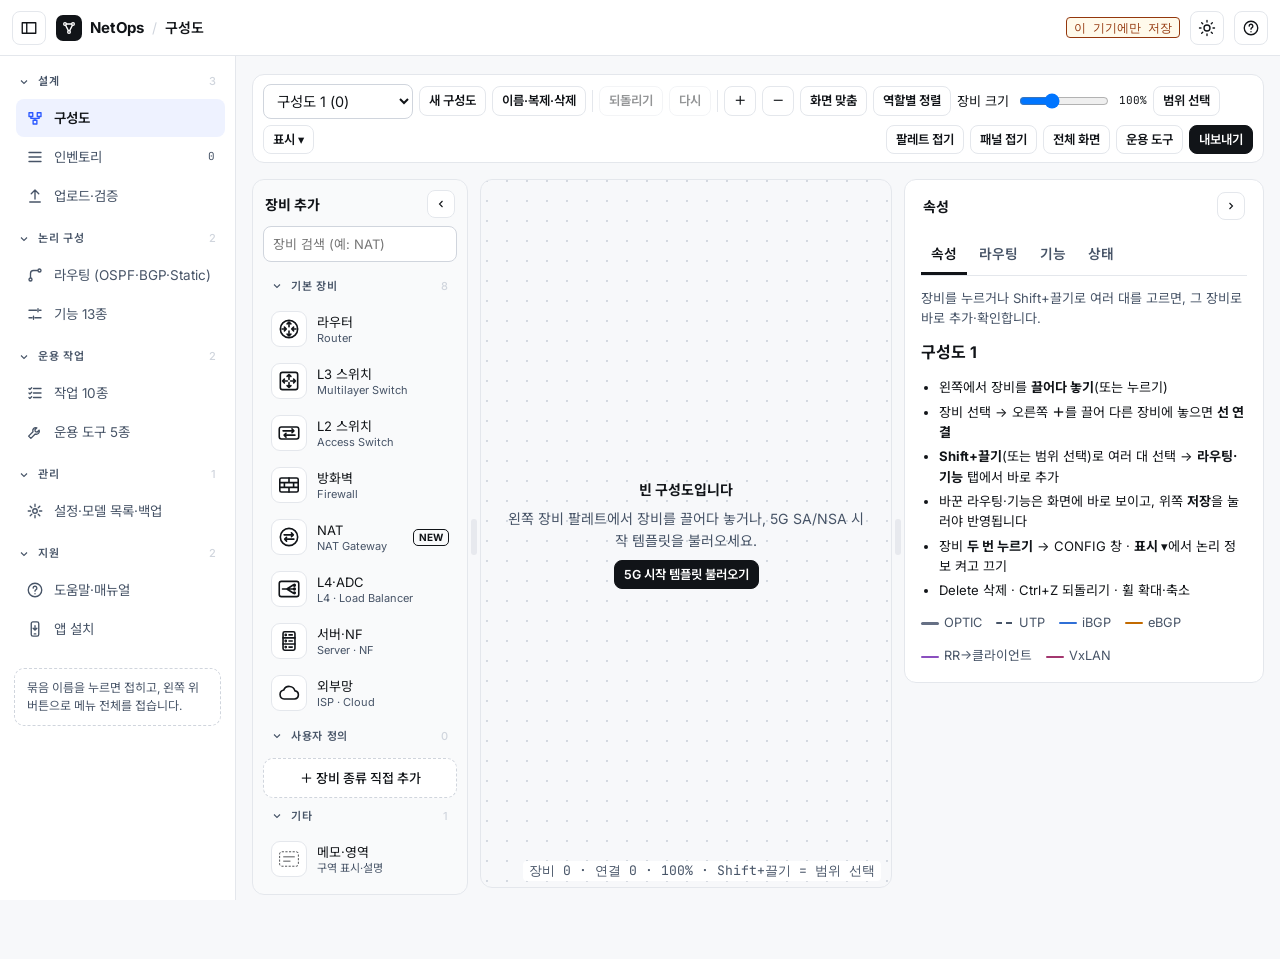
<file: netops/index.html>
<!doctype html>
<html lang="ko">
  <head>
    <meta charset="UTF-8" />
    <meta name="viewport" content="width=device-width, initial-scale=1.0, viewport-fit=cover" />
    <title>NetOps 운용 콘솔</title>
    <meta name="claude:viewport-fit-sides" content="cover">
    <meta name="theme-color" content="#ffffff" />
    <link rel="manifest" href="./manifest.webmanifest" />
    <link rel="icon" href="./icon.svg" type="image/svg+xml" />
    <link rel="apple-touch-icon" href="./icons/apple-touch-icon.png" />
    <meta name="apple-mobile-web-app-capable" content="yes" />
    <meta name="mobile-web-app-capable" content="yes" />
    <meta name="apple-mobile-web-app-title" content="NetOps" />
    <meta name="apple-mobile-web-app-status-bar-style" content="black" />
    <script src="./ui-fix.js"></script>
    <script src="./pwa-install.js" defer></script>
    <link rel="stylesheet" href="https://fonts.googleapis.com/css2?family=Inter:wght@400;500;600;700&family=JetBrains+Mono:wght@400;500;600&family=Noto+Sans+KR:wght@400;500;600;700&display=swap" />
    <script src="./addons.js"></script>
    <script type="module" crossorigin src="./assets/index-DW2jsmQ_.js"></script>
    <link rel="stylesheet" crossorigin href="./assets/index-DSF9U4eg.css">
  </head>
  <body>
    <div id="root"></div>
  </body>
</html>
</file>
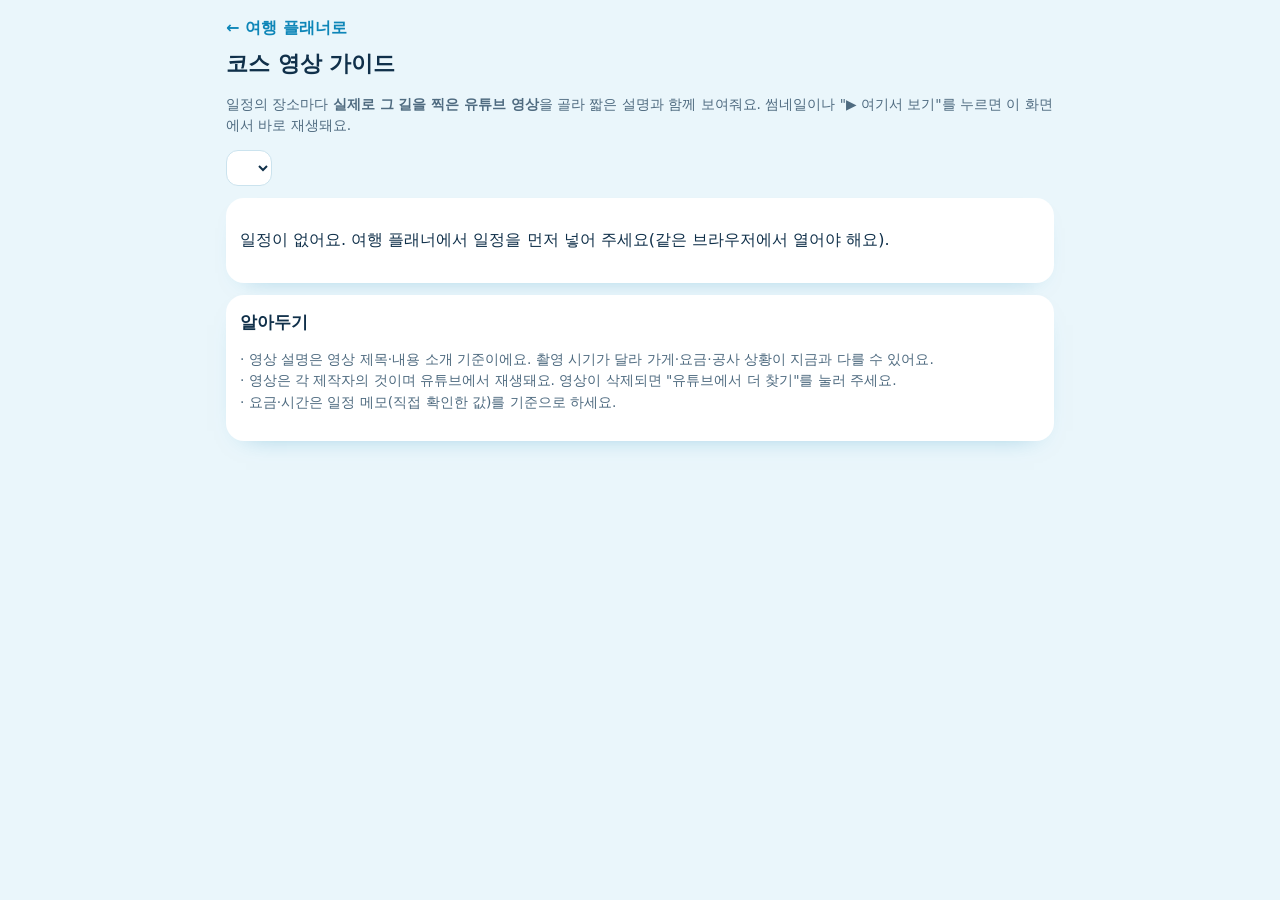
<file: tour.html>
<!doctype html>
<html lang="ko">
<head>
<meta charset="utf-8">
<meta name="viewport" content="width=device-width,initial-scale=1,viewport-fit=cover">
<meta name="color-scheme" content="only light">
<title>코스 영상 가이드</title>
<style>
:root{--bg:#EAF6FB;--fg:#10304A;--muted:#4F6B80;--accent:#0E86B8;--line:#CBE3EE;--card:#fff;--yt:#D62B2B}
*{box-sizing:border-box}
body{margin:0;background:var(--bg);color:var(--fg);font-family:"Noto Sans KR",system-ui,-apple-system,sans-serif;line-height:1.55}
main{max-width:860px;margin:0 auto;padding:16px 16px 60px}
h1{font-size:1.35rem;margin:6px 0 2px}h2{font-size:1.05rem;margin:0}
.muted{color:var(--muted);font-size:.86rem}
a.back{color:var(--accent);font-weight:700;text-decoration:none}
.row{display:flex;gap:8px;flex-wrap:wrap;align-items:center}
select,button,a.btn{font:inherit;font-size:.88rem;padding:8px 12px;border-radius:12px;border:1px solid var(--line);background:#fff;color:var(--fg);cursor:pointer;text-decoration:none;display:inline-flex;align-items:center;gap:6px}
a.btn.yt{background:var(--yt);border-color:var(--yt);color:#fff;font-weight:700}
.stop{background:var(--card);border-radius:18px;padding:14px;margin:12px 0;box-shadow:0 10px 26px -20px rgba(14,134,184,.6)}
.stop .hd{display:flex;gap:10px;align-items:baseline}
.stop .tm{font-weight:800;color:var(--accent);font-variant-numeric:tabular-nums;flex:none}
.stop .nt{font-size:.85rem;color:var(--muted);margin:4px 0 8px}
.tag{font-size:.72rem;font-weight:800;padding:2px 8px;border-radius:99px;background:#FFE7A3;color:#5a4300}
.vid{display:grid;grid-template-columns:150px minmax(0,1fr);gap:10px;padding:10px 0;border-top:1px solid var(--line)}
.vid:first-of-type{border-top:0}
.vid img{width:150px;aspect-ratio:16/9;object-fit:cover;border-radius:10px;background:#d8ebf3;display:block}
.vid b{font-size:.92rem;display:block;overflow-wrap:anywhere}
.vid p{margin:2px 0 6px;font-size:.84rem}
.vid .ch{font-size:.76rem;color:var(--muted)}
.vid .acts{display:flex;gap:6px;flex-wrap:wrap}
.vid .acts button,.vid .acts a{padding:6px 10px;font-size:.8rem}
.embed{grid-column:1/-1}.embed iframe{width:100%;aspect-ratio:16/9;border:0;border-radius:12px}
.more{margin-top:8px}
@media (max-width:520px){.vid{grid-template-columns:110px minmax(0,1fr)}.vid img{width:110px}}
</style>
</head>
<body>
<main>
  <a class="back" href="./">← 여행 플래너로</a>
  <h1 id="ttl">코스 영상 가이드</h1>
  <p class="muted">일정의 장소마다 <b>실제로 그 길을 찍은 유튜브 영상</b>을 골라 짧은 설명과 함께 보여줘요. 썸네일이나 "▶ 여기서 보기"를 누르면 이 화면에서 바로 재생돼요.</p>
  <div class="row"><select id="day" aria-label="날짜"></select><span class="muted" id="sum"></span></div>
  <div id="list"></div>
  <div class="stop"><h2>알아두기</h2><p class="muted">· 영상 설명은 영상 제목·내용 소개 기준이에요. 촬영 시기가 달라 가게·요금·공사 상황이 지금과 다를 수 있어요.<br>· 영상은 각 제작자의 것이며 유튜브에서 재생돼요. 영상이 삭제되면 "유튜브에서 더 찾기"를 눌러 주세요.<br>· 요금·시간은 일정 메모(직접 확인한 값)를 기준으로 하세요.</p></div>
</main>
<script>
(()=>{"use strict";
const $=s=>document.querySelector(s);const esc=v=>String(v==null?"":v).replace(/[&<>"']/g,c=>({"&":"&amp;","<":"&lt;",">":"&gt;",'"':"&quot;","'":"&#39;"}[c]));
let ST={};try{ST=JSON.parse(localStorage.getItem("trip-planner-v1")||"{}")}catch(_){}
const T=ST.trip||{},ITEMS=Array.isArray(ST.items)?ST.items:[];
const WD=["일","월","화","수","목","금","토"];const parseD=s=>{const [y,m,d]=String(s).split("-").map(Number);return new Date(y,m-1,d)};
const dayLabel=s=>{const d=parseD(s);return (d.getMonth()+1)+"/"+d.getDate()+"("+WD[d.getDay()]+")"};
const days=[...new Set(ITEMS.map(i=>i.day).filter(Boolean))].sort();
const qd=new URLSearchParams(location.search).get("day");let DAY=days.includes(qd)?qd:days[0];

/* ===== 장소별 유튜브 영상 (2026-10-25 유튜브 검색으로 확인한 실제 영상) =====
   [정규식(일정 이름), 유튜브 검색어, [영상ID, 영상 제목, 한 줄 설명]...] */
const V=(id,t,d)=>({id,t,d});
const VID=[
 {re:/나리타.*(제1|T1)|成田/,q:"Narita Airport Terminal 1 arrival to train station",v:[
   V("6YZwVlUF0-k","How to Buy a Suica Card at Narita Airport (Step-by-Step)","나리타공항에서 Suica 카드를 사는 과정을 단계별로 보여줘요. 도착 후 역 쪽으로 가는 길도 참고하기 좋아요."),
   V("ocgl2MiXkx8","How to Buy A Welcome Suica Card at Narita Airport Tokyo","여행자용 Welcome Suica 구입 장면. JR 여행서비스센터 창구·발매기 모습을 미리 볼 수 있어요.")]},
 {re:/게이세이.*액세스|アクセス特急/,q:"Narita Airport to Asakusa Keisei Access Express",v:[
   V("J0LJJg_FzJo","How to Get from Narita Airport to Asakusa by Access Express (Step-by-Step Guide)","나리타공항 → 아사쿠사를 액세스 특급으로 가는 전 과정. 개찰구·승강장·행선지 확인 방법까지 일정과 같은 코스예요."),
   V("iHsuZx2a5RY","How to Go: Narita Airport to Asakusa by Keisei Narita Skyaccess using Welcome Suica Card","Welcome Suica로 게이세이 개찰구를 통과해 아사쿠사까지 가는 영상. 승환님 일정(실물 Suica 구입 → 액세스 특급)과 거의 같아요."),
   V("fMbACHQ6_Hc","Tokyo's SECRET Airport Express Train: The Keisei Access Express","액세스 특급이 어떤 열차인지(요금·좌석·장점) 소개. 지정석 없는 일반 객차 분위기를 볼 수 있어요.")]},
 {re:/맡기|코인로커/,q:"Asakusa station luggage storage coin locker",v:[]},
 {re:/아사쿠사\s*→\s*시바마타|타카사고|다카사고/,q:"Keisei Takasago station transfer Kanamachi line Shibamata",v:[
   V("rjSOwmwlPZE","Shibamata, Taisyakuten Temple, Yagiri no Watashi","시바마타역 → 다이샤쿠텐 → 야기리노와타시까지 이 날 오후 코스를 한 번에 훑어보는 영상이에요.")]},
 {re:/참배길|구사당고|당고/,q:"柴又 参道 草だんご 高木屋",v:[
   V("KXQERsbsfL8","Tokyo’s Hidden Old Town 🇯🇵 Walking in Shibamata","시바마타역에서 참배길을 따라 걷는 영상. 쇼와 시대 분위기의 가게 거리 느낌을 미리 볼 수 있어요."),
   V("I1kD6kZA3-E","高木屋老舗 東京下町散歩 柴又帝釈天／寅さんも愛した草だんご（일본어）","일정에 있는 '다카기야 노포'의 구사당고(쑥 경단) 소개 영상. 가게 안과 경단 모양을 볼 수 있어요."),
   V("78R1SwZoXtQ","【Shibamata／Tokyo】A town designated as a Nationally Important Cultural Landscape｜Japan Travel Guide","시바마타 여행 가이드. 참배길·다이샤쿠텐·주변 명소를 설명과 함께 소개해요.")]},
 {re:/다이샤쿠텐|帝釈天|제경사/,q:"Shibamata Taishakuten temple carvings garden",v:[
   V("8Js_z47Ofmk","Taishakuten Temple and Suikeien Garden (Shibamata, Tokyo)","다이샤쿠텐 경내와 유료(400엔) 정원 '스이케이엔'을 보여줘요. 조각 갤러리·정원을 볼지 정할 때 참고하세요."),
   V("SbaRzkb_JX8","Tokyo Day to Night Walk in Shibamata, Japan • 4K HDR","시바마타를 낮부터 저녁까지 걷는 4K 영상. 다이샤쿠텐 주변과 해 질 녘 분위기를 볼 수 있어요.")]},
 {re:/야마모토테이|山本亭/,q:"Yamamoto-tei Shibamata garden",v:[
   V("E-uA7d0Nonw","柴又公園「山本亭」[4K] \"Yamamoto-tei\" in Shibamata Park","야마모토테이 내부와 일본식 정원을 4K로 천천히 보여줘요. 다다미 방에서 정원을 바라보는 느낌 그대로예요."),
   V("BdM6HRXES1E","葛飾柴又「山本亭」Yamamoto-tei residence and garden in Shibamata","저택 건물과 정원 소개 영상이에요.")]},
 {re:/야기리|矢切/,q:"矢切の渡し 乗船",v:[
   V("18MJBIW-CKc","江戸川で唯一現存する渡し船「矢切の渡し」に乗ってみる（2023年3月下旬）（일본어）","에도가와에 하나 남은 나룻배 '야기리노와타시'를 실제로 타 보는 영상. 타는 곳·배 안·강 풍경을 볼 수 있어요."),
   V("DDqYK6bMPO8","【矢切の渡し】Nostalgic Yagiri no Watashi","나룻배의 옛 정취를 담은 짧은 소개 영상이에요.")]},
 {re:/시바마타\s*→\s*아사쿠사/,q:"Shibamata to Asakusa train",v:[]},
 {re:/가미나리몬|나카미세|센소지|雷門|浅草寺/,q:"Asakusa Kaminarimon Nakamise Sensoji evening walk",v:[
   V("6aLocq0F0FU","MUST VISIT Kaminarimon Gate Which Opens to Nakamise Street in ASAKUSA!","가미나리몬에서 나카미세 거리로 들어가는 길을 보여줘요. 큰 붉은 등불 앞 사진 위치를 미리 볼 수 있어요."),
   V("vJnpdqx-9xI","Tokyo Asakusa Evening & Night Walk 浅草","해 질 녘부터 밤까지 아사쿠사를 걷는 영상. 일정(17:15, 일몰 무렵)과 같은 시간대 분위기예요."),
   V("LfiJSdEewPo","[4K] NIGHT WALK in ASAKUSA 💛 Senso-ji Temple, Nakamise-dori St, Tokyo Sky Tree","조명이 켜진 센소지·나카미세·스카이트리 야경을 4K로 보여줘요.")]},
 {re:/돈키호테|ドン・キホーテ/,q:"Don Quijote Asakusa",v:[
   V("XDJf0MZE9hM","Inside Don Quijote Asakusa, Japan (quick walk-through/tour)","아사쿠사 돈키호테 매장 안을 빠르게 둘러보는 영상. ※ 승환님이 가실 '에키미세점(2026년 6월 개점)'이 아닌 다른 아사쿠사 지점일 수 있어요. 매장 분위기만 참고하세요.")]},
 {re:/저녁|라멘|덮밥/,q:"Asakusa dinner ramen local restaurant",v:[
   V("5R6Y2lsROsU","Street Food Tour in Asakusa, Japan (Nakamise Dori, Hoppy Dori, Denboin Dori)/浅草の食べ歩き","나카미세·홋피 거리·덴보인 거리의 먹거리를 차례로 맛보는 영상. 저녁 메뉴 고를 때 참고하세요.")]},
 {re:/사기노미야|鷺ノ宮|짐 찾기/,q:"Saginomiya station Seibu Shinjuku line",v:[
   V("l-zTNK-tv1c","⁴ᴷ Tokyo: Saginomiya Station (鷺ノ宮駅) - Japan Walking Tour (March, 2023)","숙소가 있는 사기노미야역 주변을 걷는 4K 영상. 밤에 캐리어 끌고 갈 길을 미리 익혀 두기 좋아요."),
   V("3kUKHsFk8vM","Seibu Shinjuku Line ● 西武新宿線","마지막으로 갈아탈 세이부신주쿠선 열차·역 모습을 볼 수 있어요.")]},
];
/* 일정에 없던 근처 먹거리·명소 (해당 지역 일정이 있으면 표시) */
const EXTRA=[
 {area:/아사쿠사|가미나리몬|센소지/,title:"닌교야키 (기무라야 본점)",note:"아사쿠사에서 가장 오래된 닌교야키(인형 모양 카스텔라) 가게 · 센소지 옆",q:"木村家 人形焼 浅草",v:[V("pE7IVEfpSrs","Japanese Street Food - Kimura Ningyo Yaki - Asakusa Tokyo","기무라야 본점에서 닌교야키를 굽는 모습. 가게 위치와 맛보는 장면이 나와요.")]},
 {area:/아사쿠사|가미나리몬|센소지/,title:"아사쿠사 문화관광센터 8층 전망대",note:"가미나리몬 맞은편 · 무료 · 9:00~22:00 · 나카미세와 스카이트리 야경",q:"Asakusa Culture Tourist Information Center observation deck",v:[V("vICTepds9qc","Beautiful Asakusa View for Free at Asakusa Culture Tourist Information Center","무료 전망대에서 내려다본 나카미세와 스카이트리 풍경을 보여줘요."),V("AzJjZNotdd0","Tokyo, Japan - Asakusa Culture Tourist Information Center Observation Deck","전망대로 올라가는 길과 테라스 모습이에요.")]},
 {area:/저녁|아사쿠사/,title:"홋피 거리 (이자카야 골목)",note:"모츠니(곱창 조림)와 홋피 음료로 유명한 골목 · 저녁 장소 후보",q:"Hoppy Street Asakusa",v:[V("EGxMBab0Pzc","Tokyo Walk - Hoppy Street in Asakusa (浅草 ホッピー通り)","홋피 거리를 걸으며 가게들과 분위기를 보여줘요."),V("Y-e9CG0m6js","[4K] Asakusa at Night: Tokyo's Silent Temple Turns Into Retro Drinking Alleys","조용해진 밤의 센소지와 레트로 술집 골목을 4K로 걷는 영상이에요.")]},
 {area:/시바마타|柴又/,title:"시바마타 해 질 녘 산책",note:"참배길·다이샤쿠텐 주변의 저녁 분위기",q:"Shibamata evening walk",v:[V("ViGuawqpoyI","Evening walk in Tokyo , Shibamata - Japan (Relaxing Music) 4K","시바마타의 저녁 산책 영상. 조용한 옛 동네 분위기를 느낄 수 있어요.")]},
];
const ytS=q=>"https://www.youtube.com/results?search_query="+encodeURIComponent(q);
function vidHTML(v,key){return `<div class="vid" id="v-${key}"><a href="https://www.youtube.com/watch?v=${v.id}" target="_blank" rel="noopener" data-play="${v.id}" data-key="${key}" aria-label="${esc(v.t)} 재생"><img src="https://i.ytimg.com/vi/${v.id}/mqdefault.jpg" alt="" loading="lazy"></a>
  <div><b>${esc(v.t)}</b><p>${esc(v.d)}</p><div class="acts"><button data-play="${v.id}" data-key="${key}">▶ 여기서 보기</button><a class="btn" href="https://www.youtube.com/watch?v=${v.id}" target="_blank" rel="noopener">유튜브 앱으로</a></div></div></div>`}
const short=s=>{s=String(s||"").replace(/\((?:[^()]*(?:LIVE JAPAN|GO TOKYO|에키탄|tripmate|루루부|GOOD LUCK TRIP|사용자)[^()]*)\)/g,"").replace(/\s+/g," ").trim();return s.length>110?s.slice(0,108)+"…":s};
function render(){
  const list=ITEMS.filter(i=>i.day===DAY).sort((a,b)=>(a.time||"99:99").localeCompare(b.time||"99:99")||(a.createdAt||0)-(b.createdAt||0));
  $("#ttl").textContent=`${T.city||T.cityEn||"여행"} ${dayLabel(DAY)} 코스 영상 가이드`;
  let n=0,html="";const shown=new Set(),usedX=new Set();
  list.forEach((it,i)=>{const hit=VID.find(x=>x.re.test(it.title))||VID.find(x=>x.re.test(it.note||""));
    const vs=hit?hit.v.filter(v=>!shown.has(v.id)):[];vs.forEach(v=>shown.add(v.id));n+=vs.length;
    const q=hit?hit.q:`${it.title} ${T.cityEn||T.city||""}`;
    html+=`<section class="stop"><div class="hd"><span class="tm">${esc(it.time||"--:--")}</span><h2>${esc(it.title)}</h2></div>${it.note?`<p class="nt">${esc(short(it.note))}</p>`:""}
      ${vs.map((v,k)=>vidHTML(v,i+"-"+k)).join("")||`<p class="muted">이 구간을 딱 맞게 담은 영상은 찾지 못했어요. 아래 검색으로 비슷한 영상을 볼 수 있어요.</p>`}
      <div class="more"><a class="btn yt" href="${ytS(q)}" target="_blank" rel="noopener">🔎 유튜브에서 더 찾기</a></div></section>`;
    const txt=it.title+" "+(it.note||"");EXTRA.forEach((e,j)=>{if(usedX.has(j)||!e.area.test(txt)||!/명소|맛집|쇼핑/.test(it.kind||""))return;usedX.add(j);n+=e.v.length;
      html+=`<section class="stop"><div class="hd"><span class="tag">추가 추천</span><h2>${esc(e.title)}</h2></div><p class="nt">${esc(e.note)}</p>${e.v.map((v,k)=>vidHTML(v,"x"+j+"-"+k)).join("")}<div class="more"><a class="btn yt" href="${ytS(e.q)}" target="_blank" rel="noopener">🔎 유튜브에서 더 찾기</a></div></section>`})});
  $("#list").innerHTML=html||`<div class="stop"><p>이 날 일정이 없어요.</p></div>`;
  $("#sum").textContent=list.length?`장소 ${list.length}곳 · 추천 영상 ${n}개`:"";}
document.addEventListener("click",e=>{const b=e.target.closest("[data-play]");if(!b)return;e.preventDefault();const box=document.getElementById("v-"+b.dataset.key);if(!box)return;
  const ex=box.querySelector(".embed");if(ex){ex.remove();return}document.querySelectorAll(".embed").forEach(x=>x.remove());
  const d=document.createElement("div");d.className="embed";d.innerHTML=`<iframe src="https://www.youtube-nocookie.com/embed/${b.dataset.play}?autoplay=1&playsinline=1&rel=0" title="유튜브 영상" allow="autoplay; encrypted-media; picture-in-picture; fullscreen" allowfullscreen></iframe>`;box.appendChild(d);d.scrollIntoView({behavior:"smooth",block:"center"})});
$("#day").innerHTML=days.map(d=>`<option value="${d}" ${d===DAY?"selected":""}>${dayLabel(d)}</option>`).join("");
$("#day").onchange=e=>{DAY=e.target.value;history.replaceState(null,"","?day="+DAY);render()};
if(!days.length){$("#list").innerHTML=`<div class="stop"><p>일정이 없어요. 여행 플래너에서 일정을 먼저 넣어 주세요(같은 브라우저에서 열어야 해요).</p></div>`;return}
render();
})();
</script>
</body>
</html>
</file>
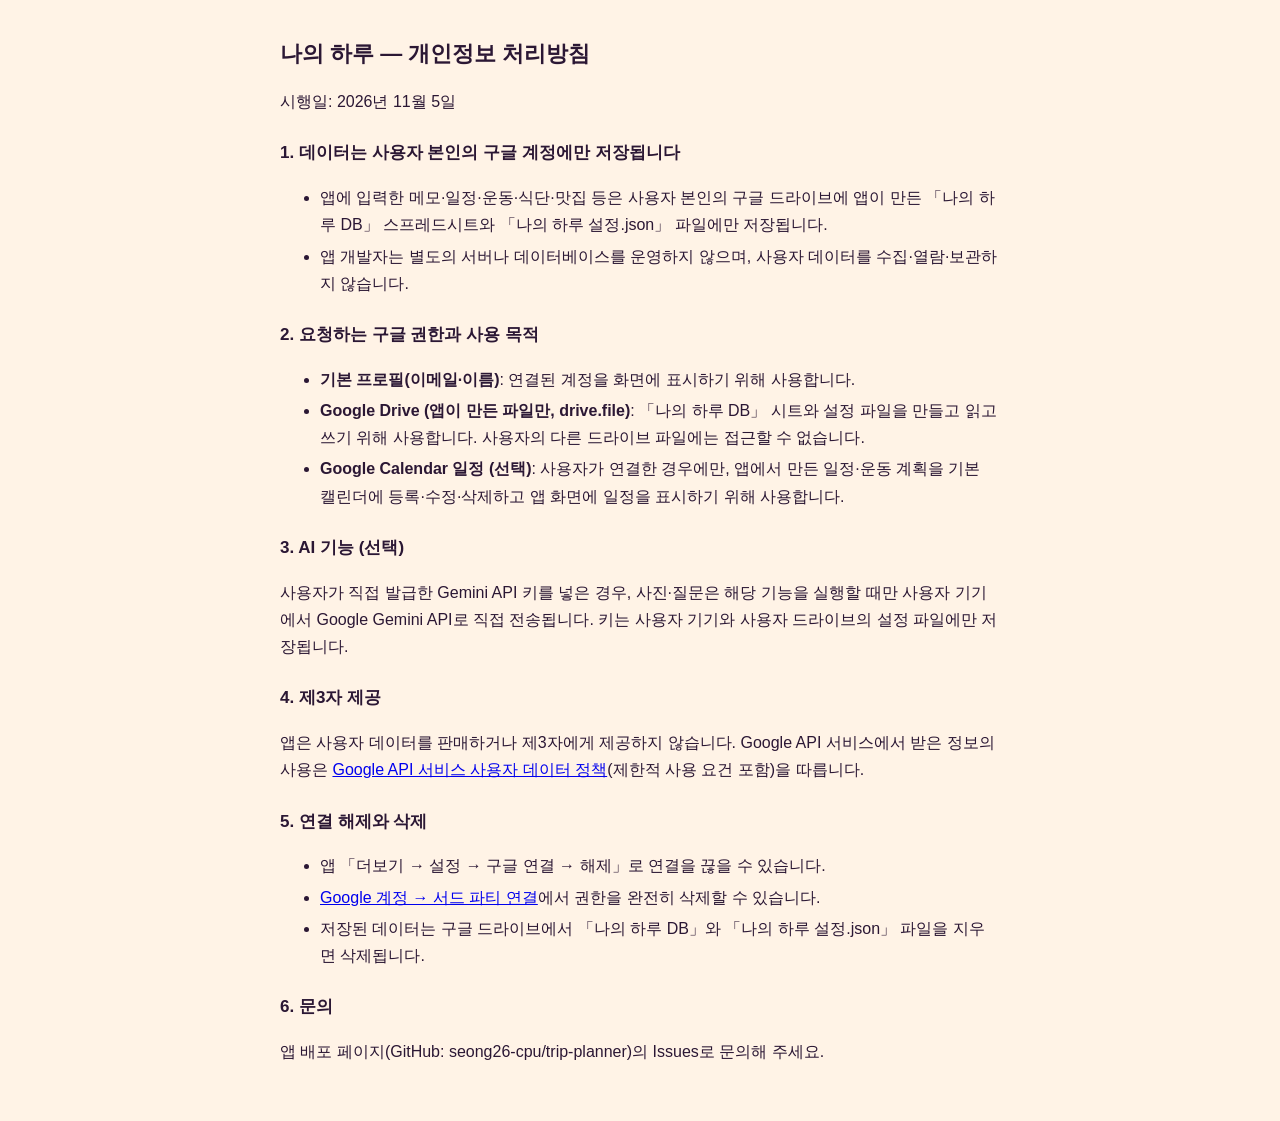
<file: life/privacy.html>
<!doctype html>
<html lang="ko"><head><meta charset="utf-8"><meta name="viewport" content="width=device-width,initial-scale=1">
<title>나의 하루 개인정보 처리방침</title>
<style>body{font-family:-apple-system,"Apple SD Gothic Neo","Malgun Gothic",sans-serif;max-width:720px;margin:0 auto;padding:20px 16px 40px;line-height:1.7;color:#2B1734;background:#FFF3E6}h1{font-size:22px}h2{font-size:17px;margin-top:24px}li{margin:4px 0}</style></head>
<body>
<h1>나의 하루 — 개인정보 처리방침</h1>
<p>시행일: 2026년 11월 5일</p>
<h2>1. 데이터는 사용자 본인의 구글 계정에만 저장됩니다</h2>
<ul>
<li>앱에 입력한 메모·일정·운동·식단·맛집 등은 사용자 본인의 구글 드라이브에 앱이 만든 「나의 하루 DB」 스프레드시트와 「나의 하루 설정.json」 파일에만 저장됩니다.</li>
<li>앱 개발자는 별도의 서버나 데이터베이스를 운영하지 않으며, 사용자 데이터를 수집·열람·보관하지 않습니다.</li>
</ul>
<h2>2. 요청하는 구글 권한과 사용 목적</h2>
<ul>
<li><b>기본 프로필(이메일·이름)</b>: 연결된 계정을 화면에 표시하기 위해 사용합니다.</li>
<li><b>Google Drive (앱이 만든 파일만, drive.file)</b>: 「나의 하루 DB」 시트와 설정 파일을 만들고 읽고 쓰기 위해 사용합니다. 사용자의 다른 드라이브 파일에는 접근할 수 없습니다.</li>
<li><b>Google Calendar 일정 (선택)</b>: 사용자가 연결한 경우에만, 앱에서 만든 일정·운동 계획을 기본 캘린더에 등록·수정·삭제하고 앱 화면에 일정을 표시하기 위해 사용합니다.</li>
</ul>
<h2>3. AI 기능 (선택)</h2>
<p>사용자가 직접 발급한 Gemini API 키를 넣은 경우, 사진·질문은 해당 기능을 실행할 때만 사용자 기기에서 Google Gemini API로 직접 전송됩니다. 키는 사용자 기기와 사용자 드라이브의 설정 파일에만 저장됩니다.</p>
<h2>4. 제3자 제공</h2>
<p>앱은 사용자 데이터를 판매하거나 제3자에게 제공하지 않습니다. Google API 서비스에서 받은 정보의 사용은 <a href="https://developers.google.com/terms/api-services-user-data-policy">Google API 서비스 사용자 데이터 정책</a>(제한적 사용 요건 포함)을 따릅니다.</p>
<h2>5. 연결 해제와 삭제</h2>
<ul>
<li>앱 「더보기 → 설정 → 구글 연결 → 해제」로 연결을 끊을 수 있습니다.</li>
<li><a href="https://myaccount.google.com/connections">Google 계정 → 서드 파티 연결</a>에서 권한을 완전히 삭제할 수 있습니다.</li>
<li>저장된 데이터는 구글 드라이브에서 「나의 하루 DB」와 「나의 하루 설정.json」 파일을 지우면 삭제됩니다.</li>
</ul>
<h2>6. 문의</h2>
<p>앱 배포 페이지(GitHub: seong26-cpu/trip-planner)의 Issues로 문의해 주세요.</p>
</body></html>
</file>
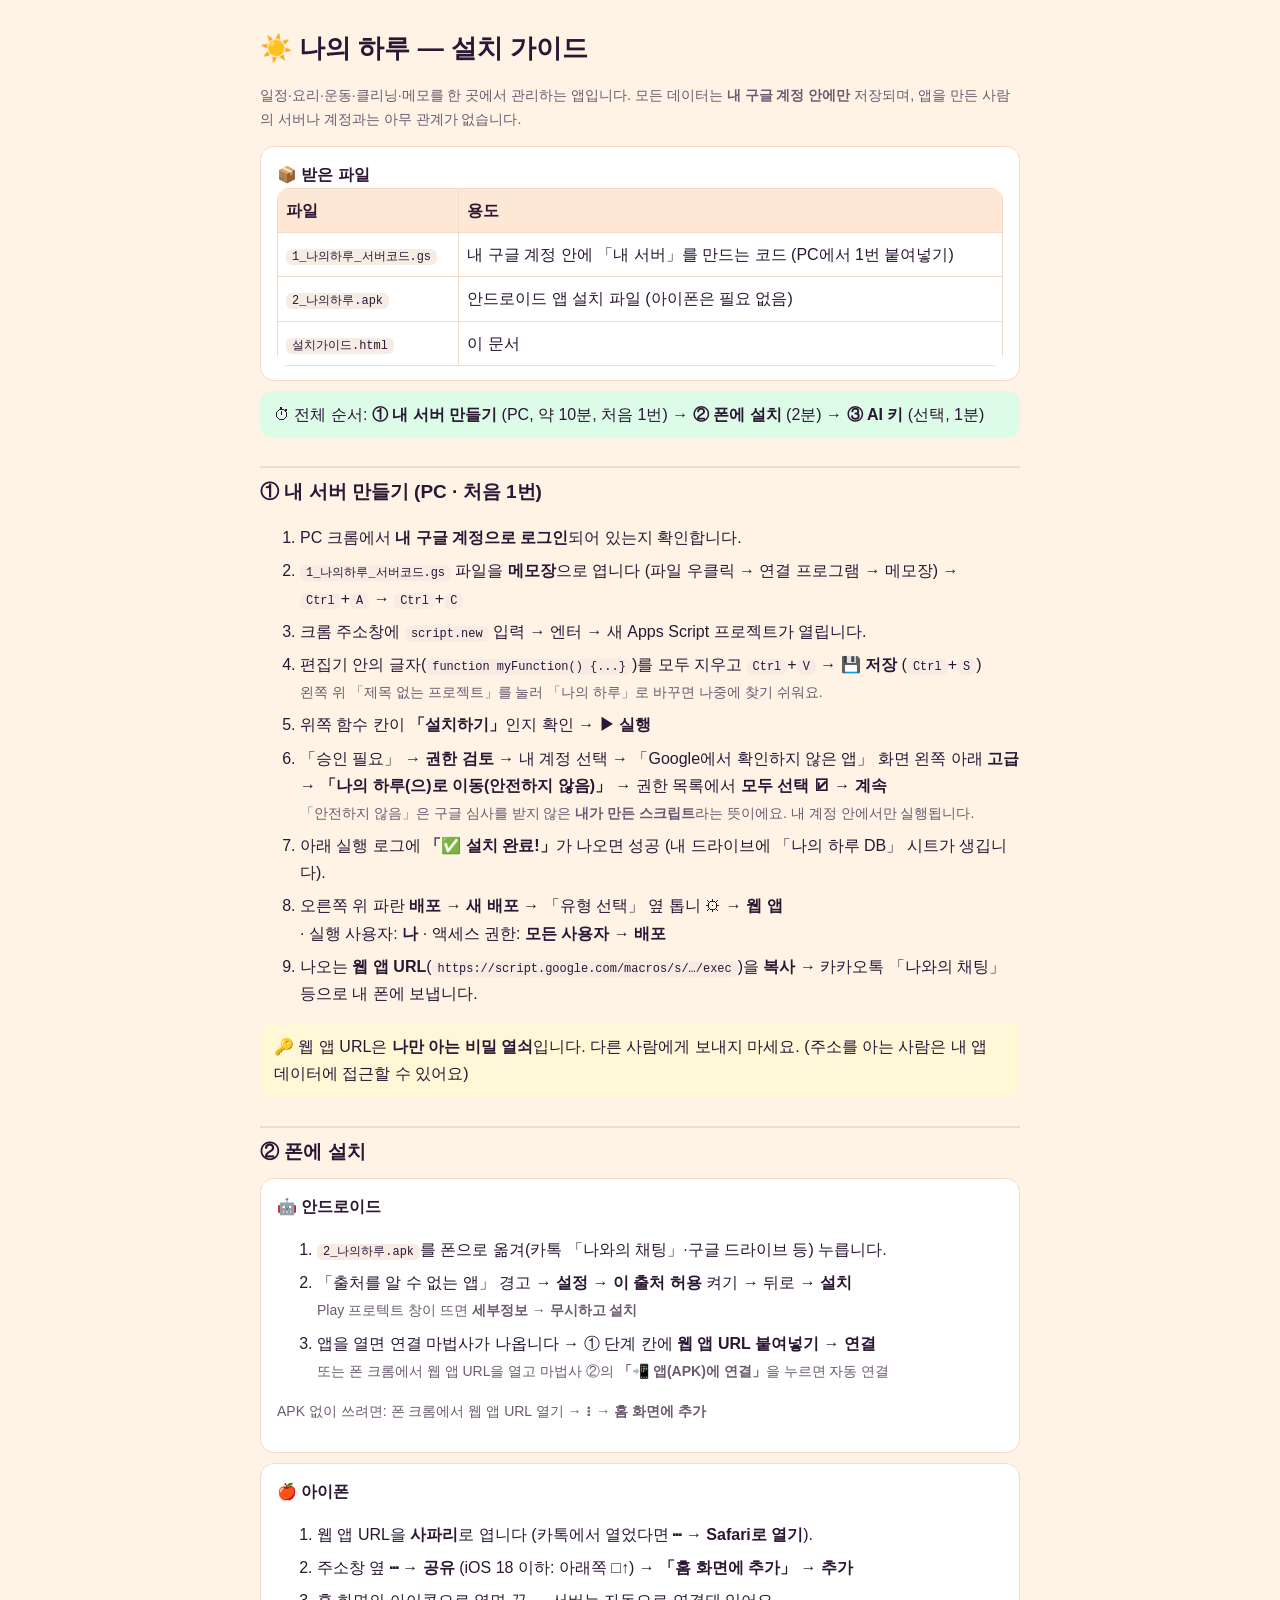
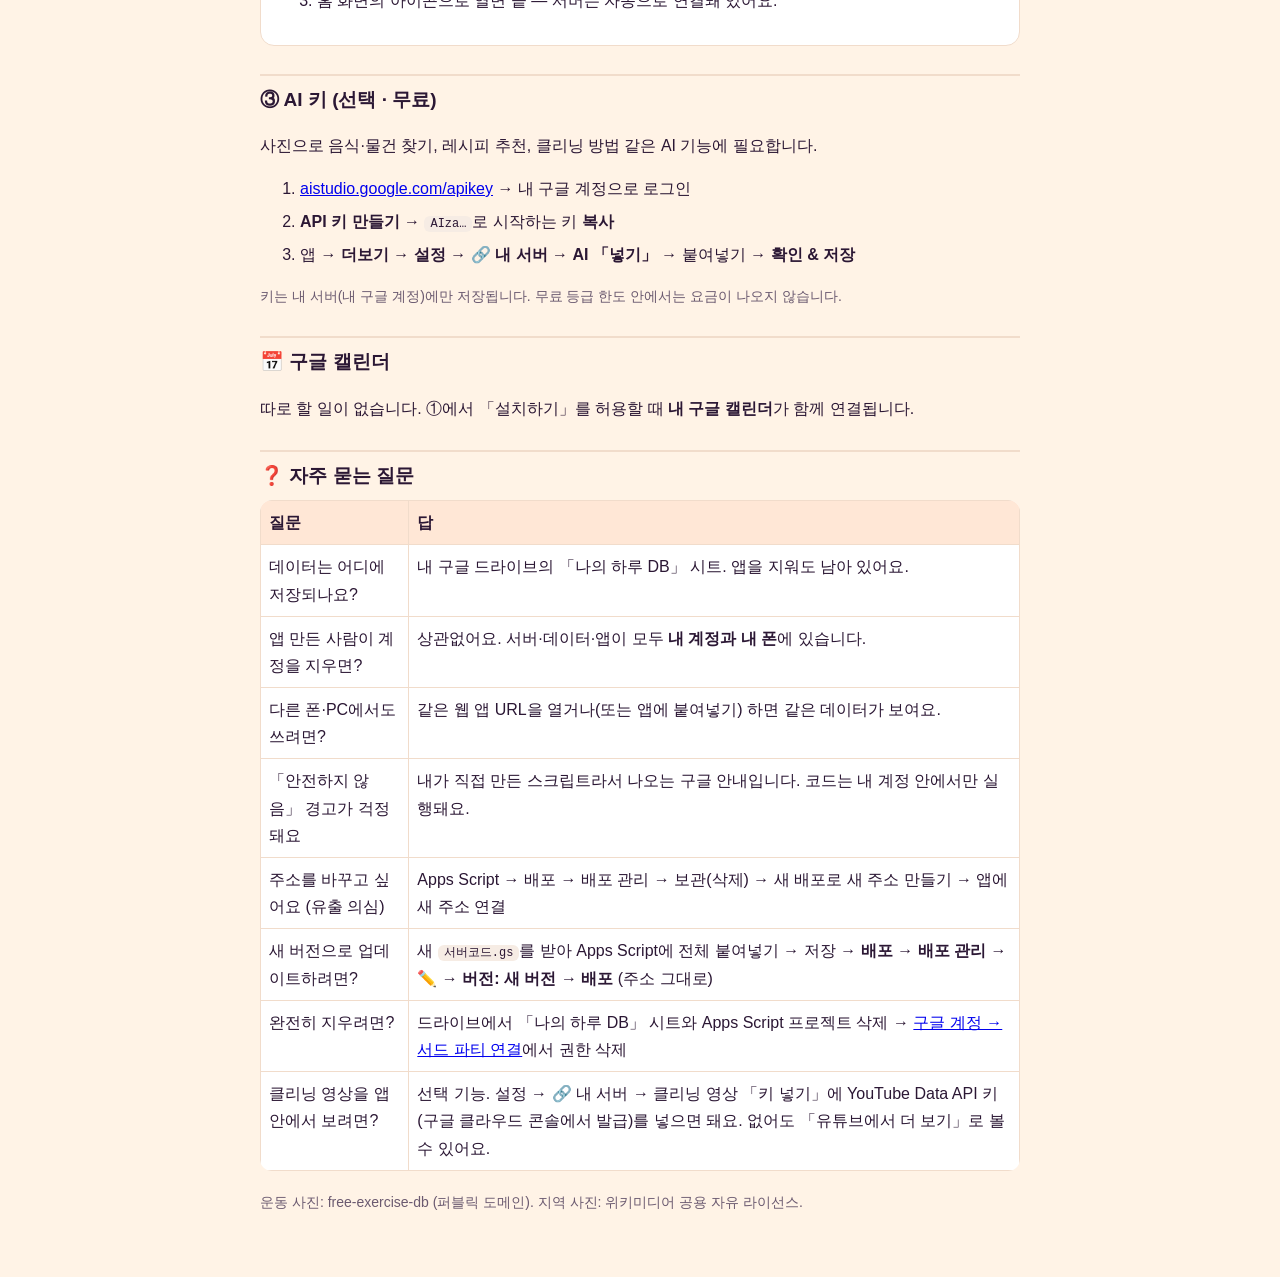
<file: tools/설치가이드.html>
<!doctype html>
<html lang="ko"><head><meta charset="utf-8"><meta name="viewport" content="width=device-width,initial-scale=1">
<title>나의 하루 설치 가이드</title>
<style>
:root{--bg:#FFF3E6;--card:#fff;--ink:#2B1734;--sub:#6b5a70;--brand:#FF6A3D;--line:#f1dccb;--ok:#dcfce7}
body{margin:0;background:var(--bg);color:var(--ink);font-family:-apple-system,"Apple SD Gothic Neo","Malgun Gothic",sans-serif;line-height:1.7}
main{max-width:760px;margin:0 auto;padding:20px 16px 48px}
h1{font-size:26px;margin:6px 0}h2{font-size:19px;margin:28px 0 8px;padding-top:8px;border-top:2px solid var(--line)}
.card{background:var(--card);border:1px solid var(--line);border-radius:14px;padding:14px 16px;margin:10px 0}
.ok{background:var(--ok);border-radius:12px;padding:10px 14px}
.warn{background:#fff7d6;border-radius:12px;padding:10px 14px}
ol li,ul li{margin:6px 0}code,kbd{background:#f6ece4;border-radius:6px;padding:1px 6px;font-size:.92em}
table{border-collapse:collapse;width:100%;background:var(--card);border-radius:12px;overflow:hidden}td,th{border:1px solid var(--line);padding:8px;text-align:left;vertical-align:top}th{background:#ffe7d6}
.muted{color:var(--sub);font-size:14px}
</style></head><body><main>
<h1>☀️ 나의 하루 — 설치 가이드</h1>
<p class="muted">일정·요리·운동·클리닝·메모를 한 곳에서 관리하는 앱입니다. 모든 데이터는 <b>내 구글 계정 안에만</b> 저장되며, 앱을 만든 사람의 서버나 계정과는 아무 관계가 없습니다.</p>

<div class="card"><b>📦 받은 파일</b>
<table><tr><th>파일</th><th>용도</th></tr>
<tr><td><code>1_나의하루_서버코드.gs</code></td><td>내 구글 계정 안에 「내 서버」를 만드는 코드 (PC에서 1번 붙여넣기)</td></tr>
<tr><td><code>2_나의하루.apk</code></td><td>안드로이드 앱 설치 파일 (아이폰은 필요 없음)</td></tr>
<tr><td><code>설치가이드.html</code></td><td>이 문서</td></tr></table></div>

<div class="ok">⏱ 전체 순서: <b>① 내 서버 만들기</b> (PC, 약 10분, 처음 1번) → <b>② 폰에 설치</b> (2분) → <b>③ AI 키</b> (선택, 1분)</div>

<h2>① 내 서버 만들기 (PC · 처음 1번)</h2>
<ol>
<li>PC 크롬에서 <b>내 구글 계정으로 로그인</b>되어 있는지 확인합니다.</li>
<li><code>1_나의하루_서버코드.gs</code> 파일을 <b>메모장</b>으로 엽니다 (파일 우클릭 → 연결 프로그램 → 메모장) → <kbd>Ctrl</kbd>+<kbd>A</kbd> → <kbd>Ctrl</kbd>+<kbd>C</kbd></li>
<li>크롬 주소창에 <code>script.new</code> 입력 → 엔터 → 새 Apps Script 프로젝트가 열립니다.</li>
<li>편집기 안의 글자(<code>function myFunction() {...}</code>)를 모두 지우고 <kbd>Ctrl</kbd>+<kbd>V</kbd> → <b>💾 저장</b> (<kbd>Ctrl</kbd>+<kbd>S</kbd>)<br><span class="muted">왼쪽 위 「제목 없는 프로젝트」를 눌러 「나의 하루」로 바꾸면 나중에 찾기 쉬워요.</span></li>
<li>위쪽 함수 칸이 <b>「설치하기」</b>인지 확인 → <b>▶ 실행</b></li>
<li>「승인 필요」 → <b>권한 검토</b> → 내 계정 선택 → 「Google에서 확인하지 않은 앱」 화면 왼쪽 아래 <b>고급</b> → <b>「나의 하루(으)로 이동(안전하지 않음)」</b> → 권한 목록에서 <b>모두 선택 ☑</b> → <b>계속</b><br>
<span class="muted">「안전하지 않음」은 구글 심사를 받지 않은 <b>내가 만든 스크립트</b>라는 뜻이에요. 내 계정 안에서만 실행됩니다.</span></li>
<li>아래 실행 로그에 <b>「✅ 설치 완료!」</b>가 나오면 성공 (내 드라이브에 「나의 하루 DB」 시트가 생깁니다).</li>
<li>오른쪽 위 파란 <b>배포 → 새 배포</b> → 「유형 선택」 옆 톱니 ⚙ → <b>웹 앱</b><br>
   · 실행 사용자: <b>나</b> · 액세스 권한: <b>모든 사용자</b> → <b>배포</b></li>
<li>나오는 <b>웹 앱 URL</b>(<code>https://script.google.com/macros/s/…/exec</code>)을 <b>복사</b> → 카카오톡 「나와의 채팅」 등으로 내 폰에 보냅니다.</li>
</ol>
<div class="warn">🔑 웹 앱 URL은 <b>나만 아는 비밀 열쇠</b>입니다. 다른 사람에게 보내지 마세요. (주소를 아는 사람은 내 앱 데이터에 접근할 수 있어요)</div>

<h2>② 폰에 설치</h2>
<div class="card"><b>🤖 안드로이드</b>
<ol>
<li><code>2_나의하루.apk</code>를 폰으로 옮겨(카톡 「나와의 채팅」·구글 드라이브 등) 누릅니다.</li>
<li>「출처를 알 수 없는 앱」 경고 → <b>설정</b> → <b>이 출처 허용</b> 켜기 → 뒤로 → <b>설치</b><br><span class="muted">Play 프로텍트 창이 뜨면 <b>세부정보 → 무시하고 설치</b></span></li>
<li>앱을 열면 연결 마법사가 나옵니다 → ① 단계 칸에 <b>웹 앱 URL 붙여넣기 → 연결</b><br><span class="muted">또는 폰 크롬에서 웹 앱 URL을 열고 마법사 ②의 <b>「📲 앱(APK)에 연결」</b>을 누르면 자동 연결</span></li>
</ol>
<p class="muted">APK 없이 쓰려면: 폰 크롬에서 웹 앱 URL 열기 → <b>⋮ → 홈 화면에 추가</b></p></div>
<div class="card"><b>🍎 아이폰</b>
<ol>
<li>웹 앱 URL을 <b>사파리</b>로 엽니다 (카톡에서 열었다면 <b>⋯ → Safari로 열기</b>).</li>
<li>주소창 옆 <b>⋯</b> → <b>공유</b> (iOS 18 이하: 아래쪽 <b>□↑</b>) → <b>「홈 화면에 추가」</b> → <b>추가</b></li>
<li>홈 화면의 아이콘으로 열면 끝 — 서버는 자동으로 연결돼 있어요.</li>
</ol></div>

<h2>③ AI 키 (선택 · 무료)</h2>
<p>사진으로 음식·물건 찾기, 레시피 추천, 클리닝 방법 같은 AI 기능에 필요합니다.</p>
<ol><li><a href="https://aistudio.google.com/apikey">aistudio.google.com/apikey</a> → 내 구글 계정으로 로그인</li><li><b>API 키 만들기</b> → <code>AIza…</code>로 시작하는 키 <b>복사</b></li><li>앱 → <b>더보기 → 설정 → 🔗 내 서버 → AI 「넣기」</b> → 붙여넣기 → <b>확인 & 저장</b></li></ol>
<p class="muted">키는 내 서버(내 구글 계정)에만 저장됩니다. 무료 등급 한도 안에서는 요금이 나오지 않습니다.</p>

<h2>📅 구글 캘린더</h2>
<p>따로 할 일이 없습니다. ①에서 「설치하기」를 허용할 때 <b>내 구글 캘린더</b>가 함께 연결됩니다.</p>

<h2>❓ 자주 묻는 질문</h2>
<table>
<tr><th>질문</th><th>답</th></tr>
<tr><td>데이터는 어디에 저장되나요?</td><td>내 구글 드라이브의 「나의 하루 DB」 시트. 앱을 지워도 남아 있어요.</td></tr>
<tr><td>앱 만든 사람이 계정을 지우면?</td><td>상관없어요. 서버·데이터·앱이 모두 <b>내 계정과 내 폰</b>에 있습니다.</td></tr>
<tr><td>다른 폰·PC에서도 쓰려면?</td><td>같은 웹 앱 URL을 열거나(또는 앱에 붙여넣기) 하면 같은 데이터가 보여요.</td></tr>
<tr><td>「안전하지 않음」 경고가 걱정돼요</td><td>내가 직접 만든 스크립트라서 나오는 구글 안내입니다. 코드는 내 계정 안에서만 실행돼요.</td></tr>
<tr><td>주소를 바꾸고 싶어요 (유출 의심)</td><td>Apps Script → 배포 → 배포 관리 → 보관(삭제) → 새 배포로 새 주소 만들기 → 앱에 새 주소 연결</td></tr>
<tr><td>새 버전으로 업데이트하려면?</td><td>새 <code>서버코드.gs</code>를 받아 Apps Script에 전체 붙여넣기 → 저장 → <b>배포 → 배포 관리 → ✏️ → 버전: 새 버전 → 배포</b> (주소 그대로)</td></tr>
<tr><td>완전히 지우려면?</td><td>드라이브에서 「나의 하루 DB」 시트와 Apps Script 프로젝트 삭제 → <a href="https://myaccount.google.com/connections">구글 계정 → 서드 파티 연결</a>에서 권한 삭제</td></tr>
<tr><td>클리닝 영상을 앱 안에서 보려면?</td><td>선택 기능. 설정 → 🔗 내 서버 → 클리닝 영상 「키 넣기」에 YouTube Data API 키(구글 클라우드 콘솔에서 발급)를 넣으면 돼요. 없어도 「유튜브에서 더 보기」로 볼 수 있어요.</td></tr>
</table>
<p class="muted" style="margin-top:20px">운동 사진: free-exercise-db (퍼블릭 도메인). 지역 사진: 위키미디어 공용 자유 라이선스.</p>
</main></body></html>
</file>
<file: netops/assets/index-DSF9U4eg.css>
:root{--bg: #f7f8fa;--surface: #ffffff;--surface-2: #f9fafb;--line: #e4e7ec;--line-strong: #d0d5dd;--ink: #111418;--muted: #475467;--accent: #2b59ff;--accent-soft: #eef2ff;--on-accent: #ffffff;--good: #067647;--good-soft: #ecfdf3;--warn: #93370d;--warn-soft: #fffaeb;--bad: #b42318;--bad-soft: #fef3f2;--info: #2b59ff;--canvas-bg: #f7f8fa;--link: #667085;--btn: #111418;--on-btn: #ffffff;--f-body: "Inter", "Noto Sans KR", "Apple SD Gothic Neo", "Malgun Gothic", system-ui, sans-serif;--f-mono: "JetBrains Mono", "IBM Plex Mono", ui-monospace, Menlo, Consolas, monospace;--nav-w: 236px}@media (prefers-color-scheme: dark){:root:not([data-theme=light]){--bg: #0f1216;--surface: #171b21;--surface-2: #1c2128;--line: #2a313b;--line-strong: #3a434f;--ink: #eef1f5;--muted: #a4adb9;--accent: #7c9cff;--accent-soft: #1c2747;--on-accent: #0b1020;--good: #47cd89;--good-soft: #0f2a1d;--warn: #fdb022;--warn-soft: #33260a;--bad: #f97066;--bad-soft: #3a1714;--info: #7c9cff;--canvas-bg: #12161b;--link: #8d97a5;--btn: #eef1f5;--on-btn: #111418;color-scheme:dark}}:root[data-theme=dark]{--bg: #0f1216;--surface: #171b21;--surface-2: #1c2128;--line: #2a313b;--line-strong: #3a434f;--ink: #eef1f5;--muted: #a4adb9;--accent: #7c9cff;--accent-soft: #1c2747;--on-accent: #0b1020;--good: #47cd89;--good-soft: #0f2a1d;--warn: #fdb022;--warn-soft: #33260a;--bad: #f97066;--bad-soft: #3a1714;--info: #7c9cff;--canvas-bg: #12161b;--link: #8d97a5;--btn: #eef1f5;--on-btn: #111418;color-scheme:dark}*{box-sizing:border-box}html,body{margin:0}body{background:var(--bg);color:var(--ink);font-family:var(--f-body);font-size:14.5px;line-height:1.55}body:before{content:"";position:fixed;inset:0 0 auto;height:env(safe-area-inset-top,0px);z-index:10;background:var(--surface)}.shell{min-height:100%;display:flex;flex-direction:column}.topbar{position:sticky;top:env(safe-area-inset-top,0px);z-index:5;background:var(--surface);border-bottom:1px solid var(--line);padding-left:max(16px,env(safe-area-inset-left,0px));padding-right:max(16px,env(safe-area-inset-right,0px))}.topbar-in{max-width:1240px;margin:0 auto;display:flex;align-items:center;gap:18px;flex-wrap:wrap;padding-block:10px 0}.brand{display:flex;align-items:baseline;gap:8px;padding-bottom:10px}.brand b{font-size:1.15rem;letter-spacing:-.01em}.brand .tag{font-family:var(--f-mono);font-size:.72rem;color:var(--muted);border:1px solid var(--line);border-radius:4px;padding:0 5px}.tabs{display:flex;gap:2px;overflow-x:auto;margin-left:auto;min-width:0;max-width:100%;scrollbar-width:thin}.tabs button{font:inherit;font-weight:600;background:none;border:0;border-bottom:3px solid transparent;color:var(--muted);padding:8px 12px 9px;cursor:pointer;white-space:nowrap}.tabs button[aria-current=page]{color:var(--accent);border-bottom-color:var(--accent)}.tabs .count{font-family:var(--f-mono);font-size:.75rem;margin-left:4px}.main{flex:1;padding-left:max(16px,env(safe-area-inset-left,0px));padding-right:max(16px,env(safe-area-inset-right,0px));padding-block:18px 48px}.page{max-width:1240px;margin:0 auto;display:flex;flex-direction:column;gap:16px}.page-head h1{font-size:1.35rem;margin:0;text-wrap:balance}.page-head p{margin:4px 0 0;color:var(--muted);max-width:70ch}.panel{background:var(--surface);border:1px solid var(--line);border-radius:8px;padding:16px;display:flex;flex-direction:column;gap:12px;min-width:0}.panel h2{font-size:1rem;margin:0}.panel h3{font-size:.9rem;margin:0}.grid2{display:grid;grid-template-columns:minmax(0,1fr) minmax(0,1fr);gap:16px;align-items:start}.grid-side{display:grid;grid-template-columns:minmax(0,1.6fr) minmax(0,1fr);gap:16px;align-items:start}@media (max-width: 900px){.grid2,.grid-side{grid-template-columns:minmax(0,1fr)}}.row{display:flex;gap:8px;flex-wrap:wrap;align-items:center}.spacer{flex:1}.muted{color:var(--muted)}.small{font-size:.82rem}.mono{font-family:var(--f-mono);font-size:.84em}label.f{display:flex;flex-direction:column;gap:4px;font-size:.84rem;font-weight:500;min-width:0}input,select,textarea{font:inherit;font-size:.9rem;color:var(--ink);background:var(--surface-2);border:1px solid var(--line);border-radius:6px;padding:7px 9px;min-width:0;max-width:100%}textarea{font-family:var(--f-mono);font-size:.8rem;line-height:1.5;resize:vertical;width:100%}input[type=checkbox]{width:16px;height:16px;accent-color:var(--accent)}:focus-visible{outline:2px solid var(--accent);outline-offset:2px}.btn{font:inherit;font-weight:600;font-size:.86rem;border-radius:6px;padding:7px 13px;cursor:pointer;border:1px solid var(--accent);background:var(--accent);color:var(--on-accent);white-space:nowrap}.btn:disabled{opacity:.45;cursor:not-allowed}.btn.ghost{background:transparent;color:var(--accent)}.btn.quiet{background:transparent;color:var(--ink);border-color:var(--line-strong)}.btn.danger{background:transparent;color:var(--bad);border-color:var(--bad)}.btn.sm{padding:4px 9px;font-size:.78rem}.badge{display:inline-flex;align-items:center;gap:4px;font-family:var(--f-mono);font-size:.72rem;font-weight:500;padding:1px 7px;border-radius:4px;border:1px solid var(--line-strong);color:var(--muted);background:var(--surface-2);white-space:nowrap}.badge.good{color:var(--good);border-color:var(--good);background:var(--good-soft)}.badge.warn{color:var(--warn);border-color:var(--warn);background:var(--warn-soft)}.badge.bad{color:var(--bad);border-color:var(--bad);background:var(--bad-soft)}.badge.accent{color:var(--accent);border-color:var(--accent);background:var(--accent-soft)}.notice{border-left:4px solid var(--warn);background:var(--warn-soft);border-radius:4px;padding:10px 12px;font-size:.86rem}.notice.info{border-left-color:var(--accent);background:var(--accent-soft)}.notice.good{border-left-color:var(--good);background:var(--good-soft)}.tw{overflow-x:auto;border:1px solid var(--line);border-radius:6px}table{border-collapse:collapse;width:100%;font-size:.85rem;font-variant-numeric:tabular-nums}th,td{border-bottom:1px solid var(--line);padding:7px 10px;text-align:left;vertical-align:top}th{font-size:.74rem;color:var(--muted);text-transform:uppercase;letter-spacing:.05em;background:var(--surface-2);position:sticky;top:0}tr:last-child td{border-bottom:0}tr.click{cursor:pointer}tr.click:hover td{background:var(--surface-2)}tr.sel td{background:var(--accent-soft)}.cards{display:grid;grid-template-columns:repeat(auto-fill,minmax(290px,1fr));gap:12px}.card{border:1px solid var(--line);border-radius:8px;padding:12px;background:var(--surface);display:flex;flex-direction:column;gap:8px;min-width:0}.card.off{opacity:.55}.card .host{font-family:var(--f-mono);font-weight:600;font-size:.95rem;word-break:break-all}.kv{display:grid;grid-template-columns:68px minmax(0,1fr);gap:3px 10px;font-size:.84rem}.kv dt{color:var(--muted)}.kv dd{margin:0;font-family:var(--f-mono);font-size:.8rem;word-break:break-all}.empty-v{color:var(--warn);font-family:var(--f-body)}.cmdlist{display:flex;flex-direction:column;gap:6px}.cmd{display:flex;align-items:center;gap:8px;padding:6px 8px;border:1px solid var(--line);border-radius:6px;background:var(--surface-2);flex-wrap:wrap}.cmd code{font-family:var(--f-mono);font-size:.82rem;flex:1;min-width:0;word-break:break-all}.chips{display:flex;flex-wrap:wrap;gap:6px}.chip{font:inherit;font-size:.82rem;border:1px solid var(--line-strong);background:var(--surface);color:var(--ink);border-radius:999px;padding:4px 11px;cursor:pointer}.chip[aria-pressed=true]{background:var(--accent);border-color:var(--accent);color:var(--on-accent)}.topo-wrap{overflow-x:auto;border:1px solid var(--line);border-radius:8px;background:var(--surface)}.topo-wrap svg{display:block}.legend{display:flex;gap:14px;flex-wrap:wrap;font-size:.8rem;color:var(--muted);align-items:center}.legend i{display:inline-block;width:18px;height:3px;border-radius:2px;vertical-align:middle;margin-right:5px}details{border:1px solid var(--line);border-radius:6px;padding:6px 10px;background:var(--surface-2)}details summary{cursor:pointer;font-size:.84rem;font-weight:600}pre.raw{margin:8px 0 0;font-family:var(--f-mono);font-size:.76rem;white-space:pre-wrap;word-break:break-word;max-height:300px;overflow:auto}.toast{position:fixed;right:max(16px,env(safe-area-inset-right,0px));bottom:calc(76px + env(safe-area-inset-bottom,0px));background:var(--ink);color:var(--bg);padding:9px 14px;border-radius:6px;font-size:.86rem;z-index:20}.confirm{border:1px solid var(--bad);background:var(--bad-soft);border-radius:6px;padding:10px 12px;display:flex;gap:8px;align-items:center;flex-wrap:wrap;font-size:.86rem}@media (prefers-reduced-motion: reduce){*{transition:none!important;animation:none!important}}.stack{display:flex;flex-direction:column;gap:16px;min-width:0}.linkbtn{font:inherit;background:none;border:0;padding:0;color:var(--accent);text-decoration:underline;cursor:pointer}.picker{display:grid;grid-template-columns:repeat(auto-fit,minmax(150px,1fr));gap:8px;align-items:end}.editbox{border:1px dashed var(--accent);border-radius:8px;padding:12px;display:flex;flex-direction:column;gap:10px;background:var(--accent-soft)}.linkgrid{display:grid;grid-template-columns:repeat(auto-fill,minmax(150px,1fr));gap:4px 12px;margin-top:8px}.namegrid{display:grid;grid-template-columns:repeat(auto-fill,minmax(150px,1fr));gap:6px}.taskgrid{display:grid;grid-template-columns:repeat(auto-fill,minmax(220px,1fr));gap:8px}.taskcard{font:inherit;text-align:left;display:flex;flex-direction:column;gap:3px;padding:10px 12px;border:1px solid var(--line-strong);border-radius:8px;background:var(--surface);color:var(--ink);cursor:pointer}.taskcard b{font-size:.9rem}.taskcard span{font-size:.78rem;color:var(--muted);line-height:1.4}.taskcard[aria-pressed=true]{border-color:var(--accent);background:var(--accent-soft);box-shadow:inset 3px 0 0 var(--accent)}.layercols{display:grid;grid-template-columns:repeat(auto-fill,minmax(150px,1fr));gap:12px}.peerbox{border-top:1px solid var(--line);padding-top:10px;display:flex;flex-direction:column;gap:6px}details.guide{background:var(--surface)}details.guide h3{margin:0 0 6px}details.guide ol,details.guide ul{margin:0;padding-left:20px}.meter{height:8px;background:var(--line);border-radius:4px;overflow:hidden}.meter span{display:block;height:100%;background:var(--accent);transition:width .2s}.checks{list-style:none;margin:0;padding:0;display:flex;flex-direction:column;gap:5px;font-size:.86rem}.checks li{display:grid;grid-template-columns:18px minmax(0,1fr);gap:6px}.checks li.ok>span:first-child{color:var(--good);font-weight:700}.checks li.no>span:first-child{color:var(--bad);font-weight:700}.checks li.ok{color:var(--muted)}.sticky-side{position:sticky;top:calc(env(safe-area-inset-top,0px) + 64px);max-height:calc(100vh - 80px);overflow:auto}@media (max-width: 900px){.sticky-side{position:static;max-height:none}}.tabs2{display:flex;gap:2px;border-bottom:1px solid var(--line);overflow-x:auto}.tabs2 button{font:inherit;font-weight:600;font-size:.88rem;background:none;border:0;border-bottom:3px solid transparent;color:var(--muted);padding:7px 12px;cursor:pointer;white-space:nowrap}.querybox{margin:0;font-family:var(--f-mono);font-size:.78rem;line-height:1.55;white-space:pre-wrap;word-break:break-word;background:var(--surface-2);border:1px solid var(--line);border-radius:6px;padding:12px;max-height:520px;overflow:auto}.codeblock{border:1px solid var(--line);border-radius:8px;padding:10px;display:flex;flex-direction:column;gap:8px;min-width:0;background:var(--surface)}.code{font-family:var(--f-mono);font-size:.8rem;background:var(--surface-2);border-radius:6px;padding:8px;overflow-x:auto}.code-line{display:flex;align-items:center;gap:8px;padding:1px 0}.code-line code{flex:1;white-space:pre;min-width:max-content}.code-line .badge{font-size:.66rem;padding:0 5px;text-decoration:none}.code-group{font-family:var(--f-body);font-size:.72rem;color:var(--muted);text-transform:uppercase;letter-spacing:.05em;margin:6px 0 2px}.cfg{border-top:1px solid var(--line);padding-top:12px;display:flex;flex-direction:column;gap:8px}.srclist{margin:0;padding-left:18px;display:flex;flex-direction:column;gap:3px}a.badge.good:hover{text-decoration:underline}.page.wide-page{max-width:1480px}.canvas-bar{gap:6px}.canvas-bar .sep{width:1px;height:22px;background:var(--line)}.canvas-grid{display:grid;grid-template-columns:120px minmax(0,1fr) 320px;gap:12px;align-items:start}@media (max-width: 1100px){.canvas-grid{grid-template-columns:96px minmax(0,1fr)}.canvas-grid .props{grid-column:1 / -1}}@media (max-width: 640px){.canvas-grid{grid-template-columns:minmax(0,1fr)}.palette{flex-direction:row!important;flex-wrap:wrap}.palette p{display:none}}.palette{display:flex;flex-direction:column;gap:6px;background:var(--surface);border:1px solid var(--line);border-radius:8px;padding:10px 8px;position:sticky;top:calc(env(safe-area-inset-top,0px) + 64px)}.pal-item{font:inherit;display:flex;flex-direction:column;align-items:center;gap:2px;padding:6px 4px;border:1px solid var(--line);border-radius:8px;background:var(--surface-2);color:var(--ink);cursor:grab;font-size:.76rem}.pal-item:hover{border-color:var(--accent);color:var(--accent)}.canvas-wrap{position:relative;border:1px solid var(--line);border-radius:8px;background:var(--surface);overflow:hidden;min-width:0;touch-action:none}svg.canvas{display:block;user-select:none;-webkit-user-select:none;cursor:default}svg.canvas.panning{cursor:grabbing}.canvas-hint{position:absolute;top:10px;left:50%;transform:translate(-50%);background:var(--accent);color:var(--on-accent);padding:6px 12px;border-radius:999px;font-size:.84rem;z-index:2}.canvas-empty{position:absolute;top:0;right:0;bottom:0;left:0;display:flex;flex-direction:column;align-items:center;justify-content:center;gap:8px;text-align:center;padding:20px;pointer-events:none;z-index:1}.canvas-empty>*{pointer-events:auto}.canvas-empty span{color:var(--muted);font-size:.88rem;max-width:40ch}.canvas-foot{position:absolute;right:10px;bottom:6px;background:var(--surface);padding:0 6px;border-radius:4px;font-family:var(--f-mono)}.props{position:sticky;top:calc(env(safe-area-inset-top,0px) + 64px);max-height:calc(100vh - 80px);overflow:auto}@media (max-width: 1100px){.props{position:static;max-height:none}}.help{margin:0;padding-left:18px;display:flex;flex-direction:column;gap:4px}details.menu{position:relative;border:0;padding:0;background:none}details.menu>summary{list-style:none}details.menu>summary::-webkit-details-marker{display:none}.menu-list{position:absolute;right:0;top:calc(100% + 4px);background:var(--surface);border:1px solid var(--line);border-radius:8px;box-shadow:0 6px 24px #0000001f;display:flex;flex-direction:column;min-width:210px;z-index:6;padding:4px}.menu-list button{font:inherit;text-align:left;background:none;border:0;padding:8px 10px;border-radius:6px;color:var(--ink);cursor:pointer;font-size:.86rem}.menu-list button:hover{background:var(--surface-2)}.modal-bg{position:fixed;top:0;right:0;bottom:0;left:0;background:#0a121a73;z-index:30;display:flex;align-items:center;justify-content:center;padding:max(16px,env(safe-area-inset-top,0px)) max(16px,env(safe-area-inset-right,0px)) max(16px,env(safe-area-inset-bottom,0px)) max(16px,env(safe-area-inset-left,0px))}.modal{background:var(--bg);border:1px solid var(--line);border-radius:10px;width:min(640px,100%);max-height:calc(100vh - 32px);display:flex;flex-direction:column;outline:none}.modal.wide{width:min(980px,100%)}.modal-head{padding:12px 16px;border-bottom:1px solid var(--line);background:var(--surface);border-radius:10px 10px 0 0}.modal-head h2{margin:0;font-size:1.05rem}.modal-body{padding:14px 16px;overflow:auto;display:flex;flex-direction:column;gap:12px}.warnlist{margin:0;padding-left:18px;color:var(--warn)}.chip:disabled{opacity:.35;cursor:not-allowed}.subpanel{border:1px solid var(--line);border-radius:6px;padding:10px 12px;display:flex;flex-direction:column;gap:8px;min-width:0;background:var(--surface-2)}.dropzone{border:2px dashed var(--line);border-radius:8px;padding:22px 16px;display:flex;flex-direction:column;align-items:center;gap:8px;text-align:center}.dropzone.on{border-color:var(--accent);background:color-mix(in srgb,var(--accent) 8%,transparent)}.dropzone p{margin:0}.stat{display:flex;flex-direction:column;align-items:flex-start;gap:0;min-width:96px;padding:8px 12px;border:1px solid var(--line);border-radius:6px;background:var(--surface);color:var(--ink);cursor:pointer;font:inherit;text-align:left}.stat b{font-size:1.4rem;line-height:1.1}.stat[aria-pressed=false]{opacity:.45}.stat.bad b{color:var(--bad)}.stat.warn b{color:var(--warn)}table.results td{vertical-align:top}table.results td:last-child{min-width:260px}code{font-family:var(--f-mono);font-size:.92em;background:var(--bg);padding:0 3px;border-radius:3px}.notice,.page p,.small{overflow-wrap:anywhere}.page.canvas-page{max-width:none}.canvas-page:fullscreen{background:var(--bg);padding:10px;overflow:auto}.canvas-grid{grid-template-columns:112px minmax(0,1fr) minmax(300px,400px)!important}.canvas-grid.no-pal{grid-template-columns:minmax(0,1fr) minmax(300px,400px)!important}.canvas-grid.no-panel{grid-template-columns:112px minmax(0,1fr)!important}.canvas-grid.no-pal.no-panel{grid-template-columns:minmax(0,1fr)!important}.canvas-grid>.props{max-height:calc(100vh - 150px);overflow:auto;position:sticky;top:64px}.canvas-wrap{position:relative}.info-box{position:absolute;top:8px;right:8px;z-index:2;max-width:min(360px,60%);background:color-mix(in srgb,var(--surface) 92%,transparent);border:1px solid var(--line);border-radius:6px;padding:6px 9px;font-size:.72rem;line-height:1.45;display:flex;flex-direction:column;gap:2px;pointer-events:none;box-shadow:0 2px 8px #0000000f}.info-box .mono{font-family:var(--f-mono)}.swatch{display:inline-block;width:12px;height:4px;border-radius:2px}.menu-wrap{position:relative}.layer-menu{position:absolute;top:100%;left:0;z-index:20;display:flex;flex-direction:column;gap:4px;padding:8px 10px;min-width:190px;background:var(--surface);border:1px solid var(--line-strong);border-radius:6px;box-shadow:0 6px 18px #0000001f}.layer-menu label{gap:6px}.tabs2{display:flex;gap:2px;border-bottom:1px solid var(--line);position:sticky;top:-16px;background:var(--surface);z-index:3;margin-top:-4px;padding-top:4px}.tabs2 button{font:inherit;font-weight:600;font-size:.86rem;background:none;border:0;border-bottom:3px solid transparent;color:var(--muted);padding:6px 10px;cursor:pointer}.tabs2 button[aria-selected=true]{color:var(--accent);border-bottom-color:var(--accent)}.kind-sec{display:flex;flex-direction:column;gap:6px;border-top:1px dashed var(--line);padding-top:8px}.item{border:1px solid var(--line);border-radius:6px;background:var(--surface);min-width:0}.item.open{border-color:var(--accent)}.item-head{display:flex;align-items:center;gap:6px;width:100%;font:inherit;background:none;border:0;padding:7px 9px;text-align:left;cursor:pointer;color:var(--ink)}.item-head .mono{font-family:var(--f-mono);overflow-wrap:anywhere}.item-body{padding:4px 9px 10px;display:flex;flex-direction:column;gap:8px}.ifrow{display:flex;flex-direction:column;gap:3px}.chip.sm{font-size:.74rem;padding:2px 8px}.chip-input{font-size:.74rem;border:1px dashed var(--line-strong);border-radius:999px;padding:2px 8px;width:120px;background:var(--surface);color:var(--ink)}.statlist{margin:0;padding-left:0;list-style:none;display:flex;flex-direction:column;gap:2px}.statlist li:before{content:"✓ ";color:var(--good);font-weight:700}.statlist li.no:before{content:"✕ ";color:var(--bad)}.statlist li.no{color:var(--bad)}.savebar{position:fixed;left:50%;transform:translate(-50%);bottom:calc(14px + env(safe-area-inset-bottom,0px));z-index:30;display:flex;align-items:center;gap:8px;flex-wrap:wrap;width:min(760px,calc(100vw - 32px));background:var(--warn-soft);border:1px solid var(--warn);border-radius:8px;padding:8px 12px;font-size:.86rem;box-shadow:0 6px 20px #0000002e}pre.diff{margin:4px 0 0;font-family:var(--f-mono);font-size:.74rem;padding:6px 8px;border-radius:4px;overflow-x:auto;white-space:pre}pre.diff.add{background:var(--good-soft);color:var(--good)}pre.diff.del{background:var(--bad-soft);color:var(--bad)}table.compact td,table.compact th{padding:3px 4px}.nowrap{white-space:nowrap}@media (max-width: 900px){.canvas-grid,.canvas-grid.no-pal,.canvas-grid.no-panel{grid-template-columns:minmax(0,1fr)!important}.canvas-grid>.props{max-height:none;position:static}.info-box{max-width:70%;font-size:.66rem}}body{font-size:14px}.btn{border-color:var(--btn);background:var(--btn);color:var(--on-btn);border-radius:8px}.btn.ghost{background:transparent;color:var(--ink);border-color:var(--line-strong)}.btn.quiet{border-color:var(--line)}.btn.quiet:hover:not(:disabled),.btn.ghost:hover:not(:disabled){background:var(--surface-2)}.panel,.card,.canvas-wrap,.palette{border-radius:12px}input,select,textarea{background:var(--surface);border-color:var(--line-strong);border-radius:8px}.topbar{position:sticky;top:env(safe-area-inset-top,0px);z-index:25;height:56px;display:flex;align-items:center;gap:10px;padding:0 max(12px,env(safe-area-inset-right,0px)) 0 max(12px,env(safe-area-inset-left,0px));background:var(--surface);border-bottom:1px solid var(--line)}.brand{display:flex;align-items:center;gap:8px;padding:0;min-width:0}.brand b{font-size:15px}.logo{width:26px;height:26px;border-radius:7px;background:#111418;display:inline-flex;align-items:center;justify-content:center;flex:none}.crumb-sep{color:var(--line-strong)}.crumb{font-weight:600;white-space:nowrap;overflow:hidden;text-overflow:ellipsis}.icon-btn{font:inherit;width:34px;height:34px;flex:none;display:inline-flex;align-items:center;justify-content:center;border:1px solid var(--line);border-radius:8px;background:var(--surface);color:var(--ink);cursor:pointer}.icon-btn:hover{background:var(--surface-2)}.body{flex:1;display:flex;min-height:0}.sidenav{width:var(--nav-w);flex:none;background:var(--surface);border-right:1px solid var(--line);padding:10px 10px 20px;position:sticky;top:56px;align-self:flex-start;height:calc(100vh - 56px);overflow-y:auto;display:flex;flex-direction:column;gap:2px}.body.nav-closed .sidenav{width:56px;padding:10px 0;align-items:center;gap:6px}.content{flex:1;min-width:0;display:flex;flex-direction:column}.main{padding:18px max(16px,env(safe-area-inset-right,0px)) 64px max(16px,env(safe-area-inset-left,0px))}.sec-head{font:inherit;display:flex;align-items:center;gap:8px;width:100%;min-height:32px;padding:0 8px;border:0;border-radius:8px;background:none;color:var(--muted);font-size:11px;font-weight:600;letter-spacing:.06em;cursor:pointer;text-align:left}.sec-head:hover{background:var(--surface-2);color:var(--ink)}.sec-head span:nth-child(2){flex:1}.sec-count{color:var(--line-strong);font-weight:500}.nav-group{display:flex;flex-direction:column;gap:1px;margin-bottom:6px}.nav-item{font:inherit;display:flex;align-items:center;gap:10px;min-height:38px;padding:0 10px;margin-left:6px;border:0;border-radius:8px;background:none;color:var(--muted);font-size:13.5px;cursor:pointer;text-align:left}.nav-item:hover{background:var(--surface-2);color:var(--ink)}.nav-item[aria-current=page]{background:var(--accent-soft);color:var(--ink);font-weight:600}.nav-item[aria-current=page] svg{color:var(--accent)}.nav-item span:nth-child(2){flex:1}.nav-item .count{font-family:var(--f-mono);font-size:11px;color:var(--muted)}.rail-item{font:inherit;width:38px;height:38px;display:inline-flex;align-items:center;justify-content:center;border:0;border-radius:9px;background:none;color:var(--muted);cursor:pointer}.rail-item:hover{background:var(--surface-2);color:var(--ink)}.rail-item[aria-current=page]{background:var(--accent-soft);color:var(--accent)}.nav-tip{margin:12px 4px 0;padding:10px 12px;border:1px dashed var(--line-strong);border-radius:10px;font-size:12px;color:var(--muted);line-height:1.5}.nav-scrim{display:none}@media (max-width: 899px){.body.nav-closed .sidenav{display:none}.body:not(.nav-closed) .sidenav{position:fixed;left:0;top:56px;bottom:0;height:auto;z-index:40;width:min(280px,86vw);box-shadow:0 12px 40px #10182840}.nav-scrim{display:block;position:fixed;top:56px;right:0;bottom:0;left:0;background:#11141859;z-index:39}.crumb-sep,.crumb{display:none}}.canvas-bar{background:var(--surface);border:1px solid var(--line);border-radius:12px;padding:8px 10px}.canvas-wrap{background:var(--canvas-bg)}.canvas-grid{grid-template-columns:216px minmax(0,1fr) minmax(300px,380px)!important}.canvas-grid.no-panel{grid-template-columns:216px minmax(0,1fr)!important}.palette{gap:2px!important;padding:10px!important;max-height:calc(100vh - 150px);overflow-y:auto;background:var(--surface-2)}.pal-head{display:flex;align-items:center;justify-content:space-between;gap:8px;padding:0 2px 6px}.pal-head .icon-btn{width:28px;height:28px}.pal-search{width:100%;margin-bottom:6px;font-size:13px}.pal-item{flex-direction:row!important;justify-content:flex-start;gap:10px!important;width:100%;padding:6px 7px!important;border:1px solid transparent!important;background:transparent!important;border-radius:10px!important;text-align:left;font-size:13px!important;color:var(--ink)!important}.pal-item:hover{background:var(--surface)!important;border-color:var(--line)!important}.pal-ico{width:36px;height:36px;flex:none;display:inline-flex;align-items:center;justify-content:center;border:1px solid var(--line);border-radius:9px;background:var(--surface);color:var(--ink)}.pal-txt{display:flex;flex-direction:column;min-width:0;line-height:1.3}.pal-txt small{font-size:11px;color:var(--muted)}.pal-new{margin-left:auto;font-size:10px;font-weight:700;border:1px solid var(--ink);border-radius:5px;padding:0 5px}.pal-row{display:flex;align-items:center;gap:4px}.pal-row .icon-btn{width:28px;height:28px;font-size:12px;border-color:transparent;background:transparent}.pal-add{font:inherit;margin-top:4px;min-height:40px;border:1px dashed var(--line-strong);border-radius:10px;background:var(--surface);color:var(--ink);font-size:13px;font-weight:500;cursor:pointer}.pal-add:hover{border-color:var(--ink)}.float-btn{position:absolute;z-index:3;font:inherit;font-size:12px;font-weight:500;height:34px;padding:0 12px;border:1px solid var(--line);border-radius:9px;background:var(--surface);color:var(--ink);cursor:pointer;box-shadow:0 1px 2px #1018280f}.info-box{pointer-events:auto!important;border-radius:12px!important;padding:8px 12px!important;background:var(--surface)!important;box-shadow:0 4px 16px #10182814!important}.info-head{font:inherit;display:flex;align-items:center;gap:6px;border:0;background:none;padding:0;color:var(--ink);cursor:pointer;font-size:12px}.props .pal-head{margin:-4px 0 0}.custom-grid{display:grid;grid-template-columns:96px minmax(0,1fr);gap:16px;align-items:start}.custom-prev{display:flex;flex-direction:column;align-items:center;gap:6px;padding:10px 0;border:1px solid var(--line-strong);border-radius:14px;color:var(--ink);background:var(--surface)}@media (max-width: 1100px){.canvas-grid{grid-template-columns:216px minmax(0,1fr)!important}}@media (max-width: 900px){.palette{max-height:none}.custom-grid{grid-template-columns:minmax(0,1fr)}}.tabs2 button[aria-selected=true],.tabs button[aria-current=page]{color:var(--ink);border-bottom-color:var(--ink)}.help-layout{display:grid;grid-template-columns:260px minmax(0,1fr);gap:20px;align-items:start}@media (max-width: 900px){.help-layout{grid-template-columns:minmax(0,1fr)}}.help-nav{background:var(--surface);border:1px solid var(--line);border-radius:12px;padding:10px;position:sticky;top:72px;max-height:calc(100vh - 90px);overflow:auto;display:flex;flex-direction:column;gap:2px}@media (max-width: 900px){.help-nav{position:static;max-height:none}}.help-nav .nav-item{margin-left:4px;font-size:13px;min-height:34px}.help-art{background:var(--surface);border:1px solid var(--line);border-radius:12px;padding:28px 32px;display:flex;flex-direction:column;gap:14px;min-width:0}@media (max-width: 640px){.help-art{padding:18px 16px}}.help-art h1{margin:0;font-size:1.5rem;letter-spacing:-.02em;text-wrap:balance}.help-art .lead{margin:0;font-size:15px;color:var(--muted);line-height:1.65}.help-where{display:flex;flex-wrap:wrap;align-items:center;gap:6px;font-size:12.5px;color:var(--muted);background:var(--surface-2);border:1px solid var(--line);border-radius:8px;padding:8px 10px}.help-where b{color:var(--ink)}.help-where .arrow{color:var(--line-strong)}.help-step{display:grid;grid-template-columns:34px minmax(0,1fr);gap:12px;padding-top:14px;border-top:1px solid var(--line)}.help-num{width:30px;height:30px;border-radius:50%;background:var(--ink);color:var(--surface);display:inline-flex;align-items:center;justify-content:center;font-weight:700;font-size:14px}.help-step h3{margin:4px 0 6px;font-size:1rem}.help-step p,.help-step li{font-size:14px;line-height:1.65}.help-step p{margin:0 0 6px}.help-step ul{margin:0 0 6px;padding-left:18px}.help-fig{margin:8px 0 4px;border:1px solid var(--line);border-radius:10px;overflow:hidden;background:var(--canvas-bg)}.help-fig img{display:block;width:100%;height:auto}.help-fig figcaption{font-size:12.5px;color:var(--muted);padding:8px 12px;border-bottom:1px solid var(--line);background:var(--surface)}.help-tip{border:1px solid var(--line);background:var(--surface-2);border-radius:8px;padding:10px 12px;font-size:13px}.help-tip b{margin-right:4px}.help-tip.warn{border-color:#fedf89;background:var(--warn-soft)}.help-sec{border-top:1px solid var(--line)}.help-sec>button{font:inherit;display:flex;align-items:center;gap:8px;width:100%;padding:12px 0;border:0;background:none;color:var(--ink);font-size:15px;font-weight:600;cursor:pointer;text-align:left}kbd{font-family:var(--f-mono);font-size:.8em;border:1px solid var(--line-strong);border-bottom-width:2px;border-radius:4px;padding:0 4px;background:var(--surface)}.mk{display:inline-flex;align-items:center;justify-content:center;width:18px;height:18px;border-radius:50%;background:#e8590c;color:#fff;font-size:11px;font-weight:700;margin:0 2px;vertical-align:-3px}.help-fig img{width:auto;max-width:100%;max-height:620px;margin:0 auto}a.btn{text-decoration:none;display:inline-flex;align-items:center}.cat-errs{list-style:none;margin:0;padding:0;display:flex;flex-direction:column;gap:6px}.cat-err{font:inherit;width:100%;display:flex;align-items:center;gap:10px;flex-wrap:wrap;text-align:left;padding:8px 10px;border:1px solid #fecdca;border-radius:8px;background:var(--bad-soft);color:var(--ink);cursor:pointer;font-size:13px}.cat-err:hover{border-color:var(--bad)}.cat-why{flex:1 1 260px}.cat-more{color:var(--bad);font-weight:600;font-size:12px;white-space:nowrap}.cat-warns{margin:0;padding-left:18px;color:var(--warn)}button.badge{font:inherit;font-family:var(--f-mono);font-size:.72rem}
</file>
